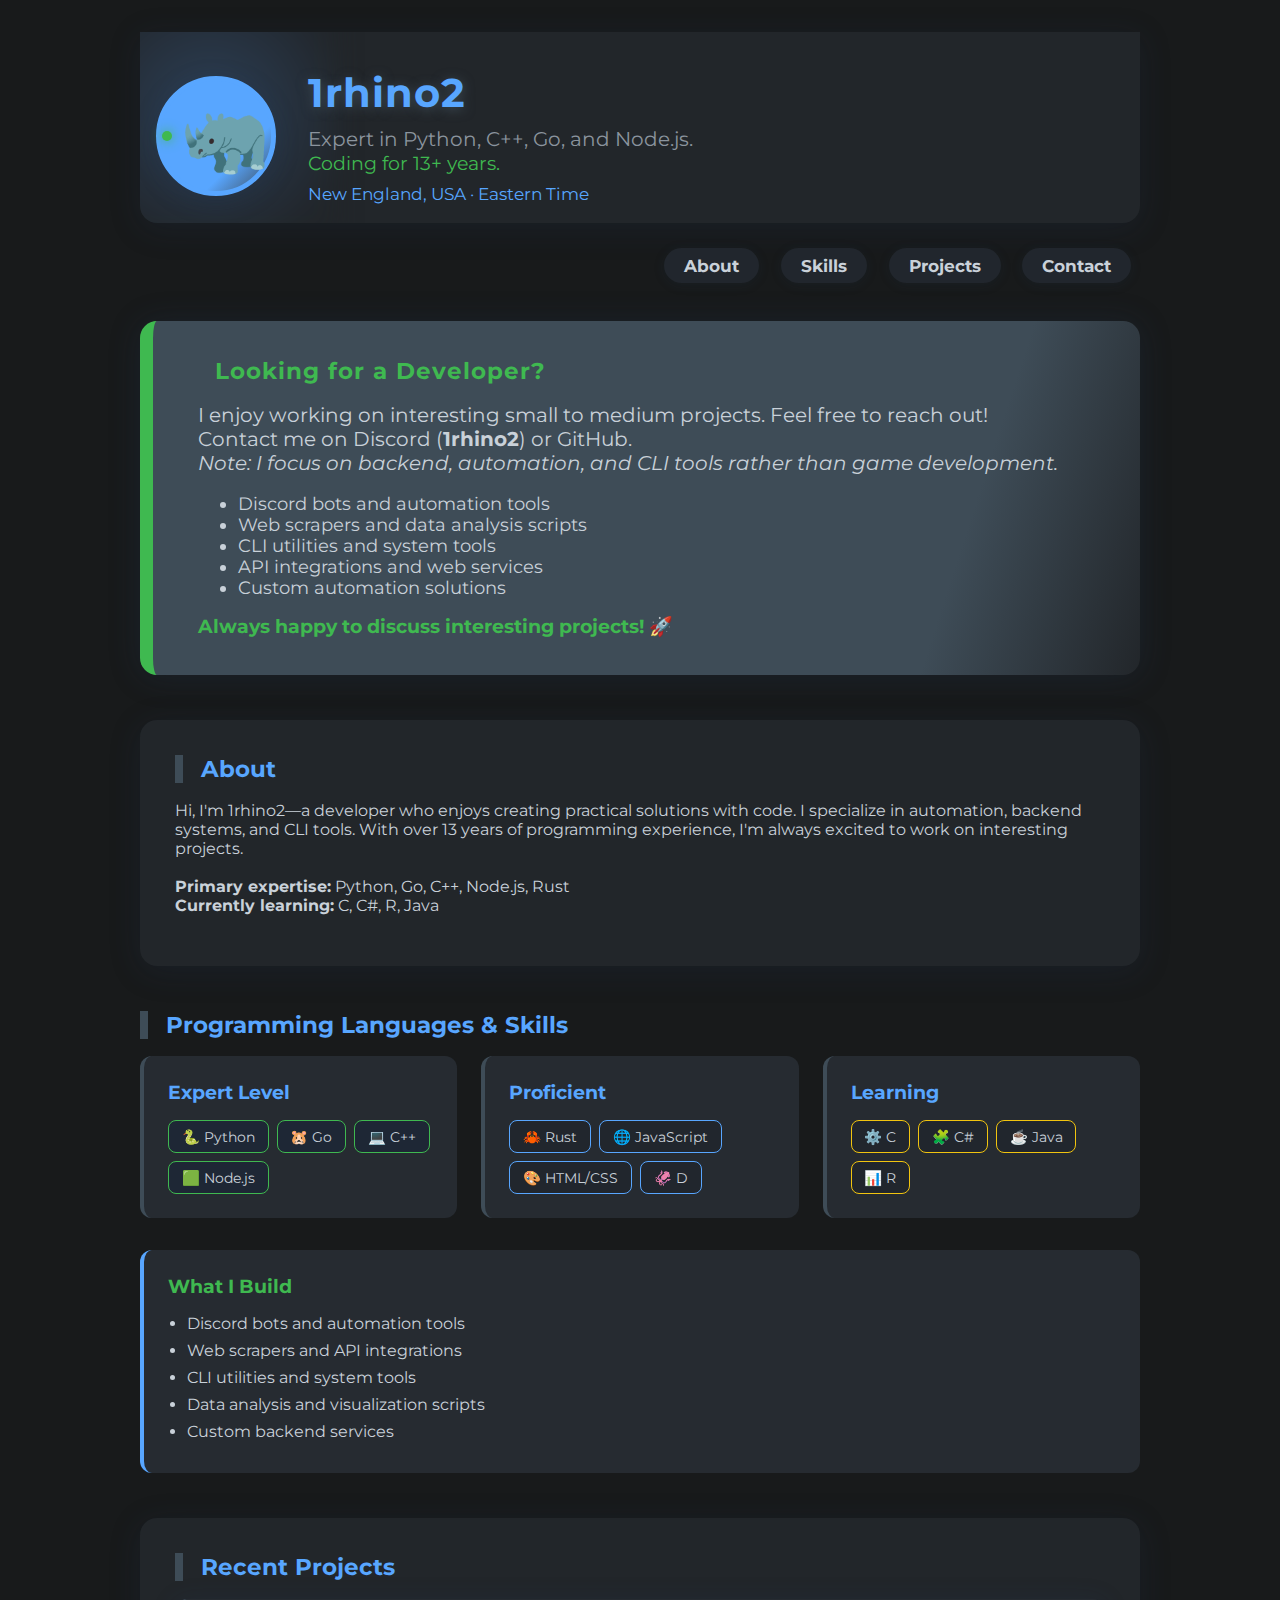
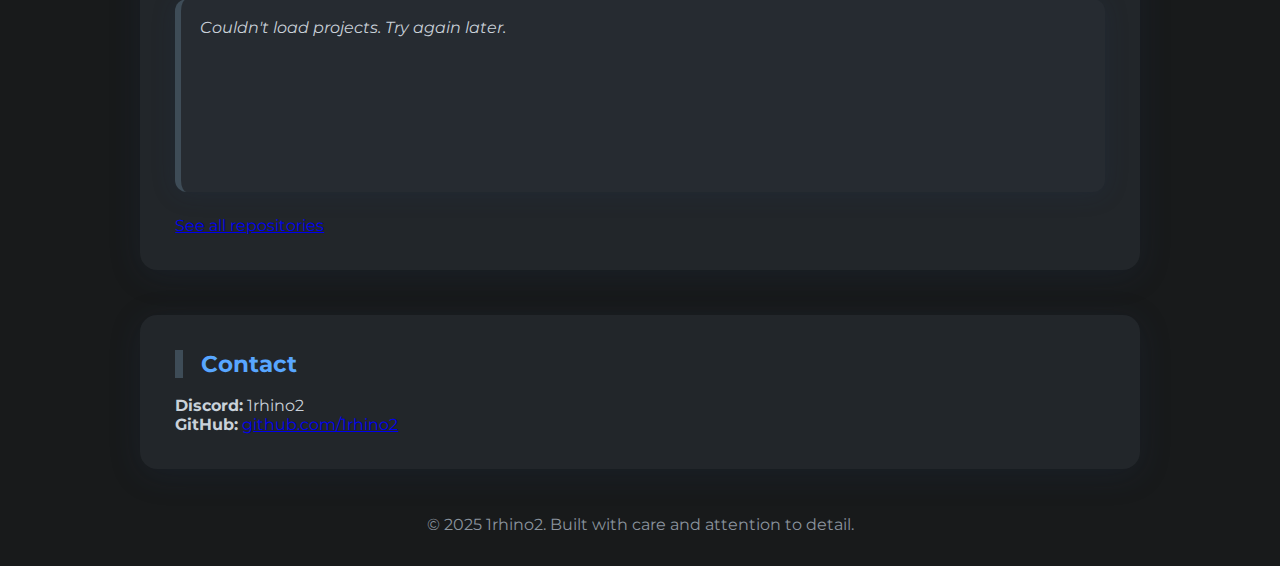
<file: index.html>
<!DOCTYPE html>
<html lang="en">

<head>
    <meta charset="UTF-8">
    <title>1rhino2 | Portfolio & Coding Services</title>
    <meta name="viewport" content="width=device-width, initial-scale=1.0">
    <meta name="description"
        content="Portfolio of me!: expert coder, builder, and problem solver. Small/medium projects for free!">
    <link href="https://fonts.googleapis.com/css?family=Montserrat:700,400|Roboto:400,700&display=swap"
        rel="stylesheet">
    <style>
        :root {
            --bg-main: #181a1b;
            --bg-section: #22262a;
            --bg-card: #262b31;
            --accent: #3e4c57;
            --accent-dark: #c9d1d9;
            --accent-light: #23272b;
            --text-main: #c9d1d9;
            --text-muted: #8b949e;
            --primary: #58a6ff;
            --success: #3fb950;
            --info: #58a6ff;
            --warning: #f1c40f;
            --danger: #e74c3c;
            --radius: 17px;
            --shadow: 0 6px 32px rgba(34, 58, 94, 0.18);
            --highlight: #21262d;
            --project-favorite: #1e2735;
            --pulse: #3fb950;
        }

        body {
            font-family: 'Montserrat', 'Roboto', sans-serif;
            background: var(--bg-main);
            margin: 0;
            color: var(--text-main);
            overflow-x: hidden;
        }

        @keyframes fadeBg {
            from {
                background: #23272b;
            }

            to {
                background: var(--bg-main);
            }
        }

        .container {
            max-width: 1000px;
            margin: 0 auto;
            padding: 2rem;
        }

        header {
            display: flex;
            align-items: center;
            gap: 2rem;
            background: var(--bg-section);
            color: var(--accent-dark);
            padding: 2.25rem 1rem 1.2rem 1rem;
            border-radius: 0 0 var(--radius) var(--radius);
            box-shadow: var(--shadow);
            margin-bottom: 2rem;
            position: relative;
            overflow: hidden;
        }

        @keyframes headerWave {
            0% {
                opacity: 0;
                transform: scale(0.9) rotate(-3deg);
            }

            70% {
                opacity: 1;
                transform: scale(1.07) rotate(1deg);
            }

            100% {
                opacity: 1;
                transform: scale(1) rotate(0);
            }
        }

        .avatar {
            border-radius: 50%;
            width: 110px;
            height: 110px;
            background: linear-gradient(135deg, var(--primary) 70%, var(--accent) 100%);
            display: flex;
            align-items: center;
            justify-content: center;
            font-size: 4.5rem;
            border: 5px solid var(--primary);
            box-shadow: 0 6px 24px rgba(34, 58, 94, 0.22);
            animation: avatarPop 1.3s cubic-bezier(.2, 2, .2, 1) backwards;
            position: relative;
            z-index: 2;
        }

        @keyframes avatarPop {
            0% {
                transform: scale(0.5) rotate(-30deg);
                opacity: 0;
            }

            80% {
                transform: scale(1.2) rotate(5deg);
                opacity: 1;
            }

            100% {
                transform: scale(1) rotate(0deg);
                opacity: 1;
            }
        }

        .header-info h1 {
            margin: 0;
            font-size: 2.5rem;
            letter-spacing: 1px;
            color: var(--primary);
            animation: fadeInDown 1.1s ease 0.2s backwards;
            position: relative;
            z-index: 2;
            text-shadow: 0 2px 12px var(--accent);
        }

        .header-info p {
            margin: .6rem 0 0 0;
            font-size: 1.23rem;
            font-weight: 400;
            color: var(--text-muted);
            animation: fadeInDown 1.2s ease 0.5s backwards;
            position: relative;
            z-index: 2;
        }

        .location {
            font-size: 1.07rem;
            color: var(--info);
            margin-top: .5rem;
            animation: fadeInDown 1.2s ease 0.8s backwards;
            position: relative;
            z-index: 2;
        }

        @keyframes fadeInDown {
            0% {
                opacity: 0;
                transform: translateY(-28px);
            }

            100% {
                opacity: 1;
                transform: translateY(0);
            }
        }

        nav {
            text-align: right;
            margin-top: 1.7rem;
            margin-bottom: 1rem;
        }

        nav a {
            color: var(--accent-dark);
            background: var(--highlight);
            text-decoration: none;
            font-weight: 700;
            padding: 0.45rem 1.25rem;
            margin: 0 .55rem;
            border-radius: 25px;
            transition: background 0.2s, color 0.2s, box-shadow 0.3s;
            font-size: 1.08rem;
            box-shadow: 0 2px 12px rgba(34, 58, 94, 0.13);
            animation: fadeNav 1.1s cubic-bezier(.2, 1, .2, 1) backwards;
            position: relative;
            z-index: 3;
        }

        @keyframes fadeNav {
            0% {
                opacity: 0;
                transform: translateY(-12px);
            }

            100% {
                opacity: 1;
                transform: translateY(0);
            }
        }

        nav a:hover {
            background: var(--primary);
            color: var(--bg-section);
            box-shadow: 0 6px 18px rgba(34, 58, 94, 0.18);
            transform: scale(1.13) rotate(-2deg);
        }

        .pulse {
            display: inline-block;
            width: 10px;
            height: 10px;
            border-radius: 50%;
            background: var(--pulse);
            box-shadow: 0 0 12px var(--pulse);
            animation: pulse 1.2s infinite alternate;
            margin-right: 8px;
            vertical-align: middle;
        }

        @keyframes pulse {
            0% {
                opacity: 0.5;
                box-shadow: 0 0 4px var(--pulse);
            }

            100% {
                opacity: 1;
                box-shadow: 0 0 16px var(--pulse);
            }
        }

        .advertising {
            margin: 2.8rem 0 1.6rem 0;
            background: linear-gradient(108deg, var(--accent) 80%, var(--bg-section) 100%);
            border-radius: var(--radius);
            box-shadow: 0 2px 32px rgba(34, 58, 94, 0.24);
            padding: 2.3rem 2rem 2.3rem 2.8rem;
            border-left: 13px solid var(--success);
            animation: fadeInUp 2.2s cubic-bezier(.2, 1, .2, 1) backwards;
            position: relative;
            z-index: 2;
        }

        .advertising h2 {
            border-left: none;
            color: var(--success);
            font-size: 1.44rem;
            margin-bottom: 1.1rem;
            letter-spacing: 1px;
            animation: bounceIn 1.2s cubic-bezier(.2, .9, .2, 1.1) backwards;
        }

        .advertising-content {
            font-size: 1.22rem;
            color: var(--accent-dark);
            margin-bottom: 1.1rem;
            animation: fadeInDown 1.3s cubic-bezier(.37, 1.3, .52, 1.05) backwards;
        }

        .advertising-list {
            font-size: 1.11rem;
            color: var(--text-main);
            margin-bottom: 0.7rem;
            animation: fadeInUp 1.2s cubic-bezier(.37, 1.3, .52, 1.05) backwards;
        }

        .advertising-cta {
            font-size: 1.19rem;
            color: var(--success);
            font-weight: bold;
            animation: bounceIn 1.2s cubic-bezier(.17, 1.1, .7, 1.02) backwards;
        }

        .advertising-payment {
            margin-top: 1.1rem;
            font-size: 1.14rem;
            color: var(--warning);
            font-weight: 600;
            animation: bounceIn 1.3s cubic-bezier(.17, 1.1, .7, 1.02) backwards;
        }

        .advertising-steps {
            margin-top: 1.2rem;
            background: var(--bg-card);
            border-radius: 12px;
            padding: 1.2rem 1rem;
            color: var(--info);
            box-shadow: 0 1px 8px rgba(34, 58, 94, 0.13);
            animation: fadeInUp 1.3s cubic-bezier(.2, 1, .2, 1) backwards;
        }

        .advertising-steps h3 {
            color: var(--success);
            margin-top: 0;
            font-size: 1.14rem;
        }

        .advertising-steps ol {
            font-size: 1.06rem;
            color: var(--accent-dark);
            margin: 0.7em 0 0 0;
            padding-left: 1.2em;
        }

        section {
            margin: 2.8rem 0;
            background: var(--bg-section);
            border-radius: var(--radius);
            box-shadow: var(--shadow);
            padding: 2.2rem;
            animation: fadeInUp 1.6s cubic-bezier(.2, 1, .2, 1) backwards;
            position: relative;
            z-index: 1;
        }

        @keyframes fadeInUp {
            0% {
                opacity: 0;
                transform: translateY(48px);
            }

            80% {
                opacity: 1;
                transform: translateY(-7px);
            }

            100% {
                opacity: 1;
                transform: translateY(0);
            }
        }

        h2 {
            margin-top: 0;
            color: var(--primary);
            font-size: 1.43rem;
            border-left: 8px solid var(--accent);
            padding-left: 1.1rem;
            margin-bottom: 1.1rem;
            font-weight: 700;
            position: relative;
            z-index: 2;
            animation: bounceIn 1.1s cubic-bezier(.2, .9, .2, 1.1) backwards;
        }

        @keyframes bounceIn {
            0% {
                opacity: 0;
                transform: scale(0.8);
            }

            70% {
                opacity: 1;
                transform: scale(1.07);
            }

            100% {
                opacity: 1;
                transform: scale(1);
            }
        }

        .lang-skills-grid {
            display: grid;
            grid-template-columns: repeat(auto-fit, minmax(260px, 1fr));
            gap: 1.3rem;
            margin-bottom: 2rem;
        }

        .lang-card {
            background: var(--bg-card);
            padding: 1.4rem 1.1rem;
            border-radius: 18px;
            box-shadow: 0 2px 18px rgba(34, 58, 94, 0.22);
            border-left: 8px solid var(--accent);
            opacity: 0;
            transform: translateY(60px) scale(0.97) rotate(-3deg);
            transition: box-shadow 0.2s, border-color 0.2s, transform 0.33s;
            position: relative;
            animation: none;
            will-change: opacity, transform;
        }

        .lang-card.know {
            border-color: var(--info);
        }

        .lang-card.learn {
            border-color: var(--warning);
        }

        .lang-card.rust {
            border-color: var(--success);
        }

        .lang-card.go {
            border-color: var(--primary);
        }

        .lang-card.animate {
            opacity: 1;
            transform: translateY(0) scale(1) rotate(0deg);
            animation: langCardPop 0.8s cubic-bezier(.23, 1.7, .18, 1.01) backwards;
        }

        @keyframes langCardPop {
            0% {
                opacity: 0;
                transform: scale(.93) translateY(70px);
            }

            80% {
                opacity: 1;
                transform: scale(1.08) translateY(-10px);
            }

            100% {
                opacity: 1;
                transform: scale(1) translateY(0);
            }
        }

        .lang-title {
            font-size: 1.27rem;
            font-weight: bold;
            margin-bottom: 0.3rem;
            color: var(--primary);
            display: flex;
            align-items: center;
            gap: 0.6rem;
            letter-spacing: 1px;
            animation: fadeInDown 1.2s cubic-bezier(.37, 1.3, .52, 1.05) backwards;
        }

        .lang-status {
            font-size: 0.97rem;
            color: var(--info);
            background: var(--highlight);
            border-radius: 10px;
            padding: 0.13em 0.7em;
            font-weight: 600;
            margin-left: 0.2rem;
            box-shadow: 0 2px 9px rgba(34, 58, 94, 0.07);
            animation: fadeInDown 1.3s cubic-bezier(.37, 1.3, .52, 1.05) backwards;
        }

        .lang-strengths {
            font-size: 1.07rem;
            margin-top: .7rem;
            color: var(--text-muted);
            line-height: 1.75;
            animation: fadeInUp 1.1s cubic-bezier(.2, 1, .2, 1) backwards;
        }

        .lang-make {
            margin-top: 1rem;
            font-size: 1.11rem;
            color: var(--primary);
            font-weight: 500;
            animation: bounceIn 0.95s cubic-bezier(.17, 1.1, .7, 1.02) backwards;
        }

        .lang-future {
            margin-top: .9rem;
            font-size: 1.03rem;
            color: var(--success);
            animation: fadeInDown 0.95s cubic-bezier(.17, 1.1, .7, 1.02) backwards;
        }

        .proscons {
            margin-top: .7rem;
            animation: fadeInUp 1.1s cubic-bezier(.2, 1, .2, 1) backwards;
        }

        .proscons-title {
            color: var(--info);
            font-weight: 600;
            font-size: 1.08rem;
            margin-bottom: .3rem;
        }

        .proscons-list {
            margin: 0;
            padding-left: 1.2em;
            font-size: 1.02rem;
            color: var(--accent-dark);
        }

        .proscons-list li {
            margin-bottom: 0.23em;
            animation: bounceIn 1s cubic-bezier(.2, .9, .2, 1.1) backwards;
        }

        .projects-grid {
            display: grid;
            grid-template-columns: repeat(auto-fit, minmax(260px, 1fr));
            gap: 1.1rem;
        }

        .project-card {
            background: var(--bg-card);
            border-radius: 12px;
            box-shadow: 0 2px 24px rgba(34, 58, 94, 0.19);
            padding: 1.2rem;
            border-left: 6px solid var(--accent);
            transition: box-shadow 0.2s, transform 0.2s;
            position: relative;
            display: flex;
            flex-direction: column;
            min-height: 155px;
            animation: fadeInUp 1.1s cubic-bezier(.2, 1, .2, 1) backwards;
        }

        .project-card.favorite {
            border-left: 6px solid var(--success);
            background: var(--project-favorite);
        }

        .project-card:hover {
            box-shadow: 0 8px 36px rgba(34, 58, 94, 0.22);
            transform: translateY(-4px) scale(1.07) rotate(-2deg);
        }

        .project-title {
            font-size: 1.16rem;
            font-weight: bold;
            margin: 0 0 .37rem 0;
            color: var(--primary);
        }

        .project-desc {
            font-size: 1.01rem;
            color: var(--text-muted);
            margin-bottom: 0.5rem;
        }

        .project-meta {
            font-size: 0.97rem;
            color: var(--info);
            margin-bottom: 0.2rem;
        }

        .project-links a {
            text-decoration: none;
            color: var(--accent-dark);
            background: var(--highlight);
            padding: 0.27rem 0.9rem;
            border-radius: 15px;
            margin-right: .4rem;
            font-size: 0.96rem;
            font-weight: 600;
            transition: background 0.2s, color 0.2s;
            border: 1px solid var(--accent);
        }

        .project-links a:hover {
            background: var(--primary);
            color: var(--bg-section);
            transform: scale(1.09) rotate(-1.5deg);
        }

        .footer {
            text-align: center;
            color: var(--text-muted);
            margin: 2.2rem 0 0 0;
            font-size: 1.02rem;
            animation: fadeInUp 1.1s cubic-bezier(.2, 1, .2, 1) backwards;
        }

        .skills-grid {
            display: grid;
            grid-template-columns: repeat(auto-fit, minmax(280px, 1fr));
            gap: 1.5rem;
            margin-bottom: 2rem;
        }

        .skill-category {
            background: var(--bg-card);
            padding: 1.5rem;
            border-radius: 12px;
            border-left: 4px solid var(--accent);
        }

        .skill-category h3 {
            margin: 0 0 1rem 0;
            color: var(--primary);
            font-size: 1.2rem;
        }

        .skill-tags {
            display: flex;
            flex-wrap: wrap;
            gap: 0.5rem;
        }

        .skill-tag {
            background: var(--highlight);
            color: var(--text-main);
            padding: 0.4rem 0.8rem;
            border-radius: 8px;
            font-size: 0.9rem;
            border: 1px solid var(--accent);
        }

        .skill-tag.expert {
            border-color: var(--success);
            background: var(--project-favorite);
        }

        .skill-tag.proficient {
            border-color: var(--primary);
        }

        .skill-tag.learning {
            border-color: var(--warning);
        }

        .specialties {
            background: var(--bg-card);
            padding: 1.5rem;
            border-radius: 12px;
            border-left: 4px solid var(--primary);
        }

        .specialties h3 {
            margin: 0 0 1rem 0;
            color: var(--success);
            font-size: 1.2rem;
        }

        .specialties ul {
            margin: 0;
            padding-left: 1.2rem;
        }

        .specialties li {
            margin-bottom: 0.5rem;
            color: var(--text-main);
        }

        @media (max-width: 700px) {
            .container {
                padding: 1rem;
            }

            header {
                flex-direction: column;
                align-items: flex-start;
            }

            .avatar {
                margin-bottom: 1rem;
            }

            .projects-grid {
                grid-template-columns: 1fr;
            }

            .lang-skills-grid {
                grid-template-columns: 1fr;
            }
        }

        .header-bg {
            position: absolute;
            left: -60px;
            top: -50px;
            width: 260px;
            height: 260px;
            background: radial-gradient(ellipse at center, var(--primary) 0%, var(--bg-section) 80%);
            opacity: 0.21;
            filter: blur(13px);
            z-index: 0;
            animation: bgWave 8s infinite linear alternate;
        }

        @keyframes bgWave {
            0% {
                transform: scale(1) translateY(0);
            }

            100% {
                transform: scale(1.1) translateY(12px);
            }
        }
    </style>

</head>

<body>
    <div class="container">
        <header>
            <div class="header-bg"></div>
            <div class="avatar"><span class="pulse"></span>🦏</div>
            <div class="header-info">
                <h1>1rhino2</h1>
                <p>Expert in Python, C++, Go, and Node.js.<br>
                    <span style="font-size:0.98em; color:var(--success);">Coding for 13+ years.</span>
                </p>
                <div class="location">New England, USA &middot; Eastern Time</div>
            </div>
        </header>
        <nav>
            <a href="#about">About</a>
            <a href="#skills">Skills</a>
            <a href="#projects">Projects</a>
            <a href="#contact">Contact</a>
        </nav>

        <div class="advertising">
            <h2>Looking for a Developer?</h2>
            <div class="advertising-content">
                I enjoy working on interesting small to medium projects. Feel free to reach out!<br>
                Contact me on Discord (<strong>1rhino2</strong>) or GitHub.<br>
                <em>Note: I focus on backend, automation, and CLI tools rather than game development.</em>
            </div>
            <div class="advertising-list">
                <ul>
                    <li>Discord bots and automation tools</li>
                    <li>Web scrapers and data analysis scripts</li>
                    <li>CLI utilities and system tools</li>
                    <li>API integrations and web services</li>
                    <li>Custom automation solutions</li>
                </ul>
            </div>
            <div class="advertising-cta">
                Always happy to discuss interesting projects! 🚀
            </div>

        </div>
        <section id="about">
            <h2>About</h2>
            <p>
                Hi, I'm 1rhino2—a developer who enjoys creating practical solutions with code. I specialize in 
                automation, backend systems, and CLI tools. With over 13 years of programming experience, 
                I'm always excited to work on interesting projects.<br><br>
                <strong>Primary expertise:</strong> Python, Go, C++, Node.js, Rust<br>
                <strong>Currently learning:</strong> C, C#, R, Java
            </p>
        </section>

            <h2>Programming Languages & Skills</h2>
            <div class="skills-grid">
                <div class="skill-category">
                    <h3>Expert Level</h3>
                    <div class="skill-tags">
                        <span class="skill-tag expert">🐍 Python</span>
                        <span class="skill-tag expert">🐹 Go</span>
                        <span class="skill-tag expert">💻 C++</span>
                        <span class="skill-tag expert">🟩 Node.js</span>
                    </div>
                </div>
                <div class="skill-category">
                    <h3>Proficient</h3>
                    <div class="skill-tags">
                        <span class="skill-tag proficient">🦀 Rust</span>
                        <span class="skill-tag proficient">🌐 JavaScript</span>
                        <span class="skill-tag proficient">🎨 HTML/CSS</span>
                        <span class="skill-tag proficient">🦑 D</span>
                    </div>
                </div>
                <div class="skill-category">
                    <h3>Learning</h3>
                    <div class="skill-tags">
                        <span class="skill-tag learning">⚙️ C</span>
                        <span class="skill-tag learning">🧩 C#</span>
                        <span class="skill-tag learning">☕ Java</span>
                        <span class="skill-tag learning">📊 R</span>
                    </div>
                </div>
            </div>
            <div class="specialties">
                <h3>What I Build</h3>
                <ul>
                    <li>Discord bots and automation tools</li>
                    <li>Web scrapers and API integrations</li>
                    <li>CLI utilities and system tools</li>
                    <li>Data analysis and visualization scripts</li>
                    <li>Custom backend services</li>
                </ul>
            </div>
        </section>

        <section id="projects">
            <h2>Recent Projects</h2>
            <div id="projectsGrid" class="projects-grid"></div>
            <div style="margin-top:1.5rem; font-size:1rem;">
                <a href="https://github.com/1rhino2?tab=repositories" target="_blank">See all repositories</a>
            </div>
        </section>

        <section id="contact">
            <h2>Contact</h2>
            <div class="contact">
                <strong>Discord:</strong> 1rhino2<br>
                <strong>GitHub:</strong> <a href="https://github.com/1rhino2" target="_blank">github.com/1rhino2</a>
            </div>
        </section>
        <div class="footer">
            &copy; 2025 1rhino2. Built with care and attention to detail.
        </div>
    </div>
    <script>
        // Auto-update projects using GitHub API
        async function fetchProjects() {
            const grid = document.getElementById("projectsGrid");
            grid.innerHTML = `<div class="project-card"><em>Loading your projects...</em></div>`;
            try {
                const res = await fetch("https://api.github.com/users/1rhino2/repos?sort=updated&per_page=100");
                const repos = await res.json();
                grid.innerHTML = "";
                if (!Array.isArray(repos) || repos.length === 0) {
                    grid.innerHTML = `<div class="project-card"><em>No projects found.</em></div>`;
                    return;
                }
                repos.forEach((repo, i) => {
                    let favorite = (repo.name.toLowerCase() === "shadowexif") ? "favorite" : "";
                    let desc = repo.description || "No description yet.";
                    let lang = repo.language || "Unknown";
                    let stars = repo.stargazers_count || 0;
                    let meta = `<b>Language:</b> ${lang} | <b>⭐</b> ${stars}`;
                    let links = `<div class="project-links"><a href="${repo.html_url}" target="_blank">Repo</a>`;
                    if (repo.name.toLowerCase() === "shadowexif") {
                        links += `<a href="https://pypi.org/project/shadowexif/" target="_blank">PyPI</a>`;
                        links += `<a href="https://github.com/1rhino2/shadowexif#readme" target="_blank">README</a>`;
                    } else if (repo.name.toLowerCase() === "exifrecover") {
                        links += `<a href="https://github.com/1rhino2/Exifrecover#readme" target="_blank">README</a>`;
                    }
                    links += `</div>`;
                    const card = document.createElement("div");
                    card.className = `project-card ${favorite}`;
                    card.style.animationDelay = (i * 0.15) + 's';
                    card.innerHTML = `
              <div class="project-title">${repo.name}</div>
              <div class="project-desc">${desc}</div>
              <div class="project-meta">${meta}</div>
              ${links}
          `;
                    grid.appendChild(card);
                });
            } catch (e) {
                grid.innerHTML = `<div class="project-card"><em>Couldn't load projects. Try again later.</em></div>`;
            }
        }
        fetchProjects();
    </script>
</body>

</html>
</file>
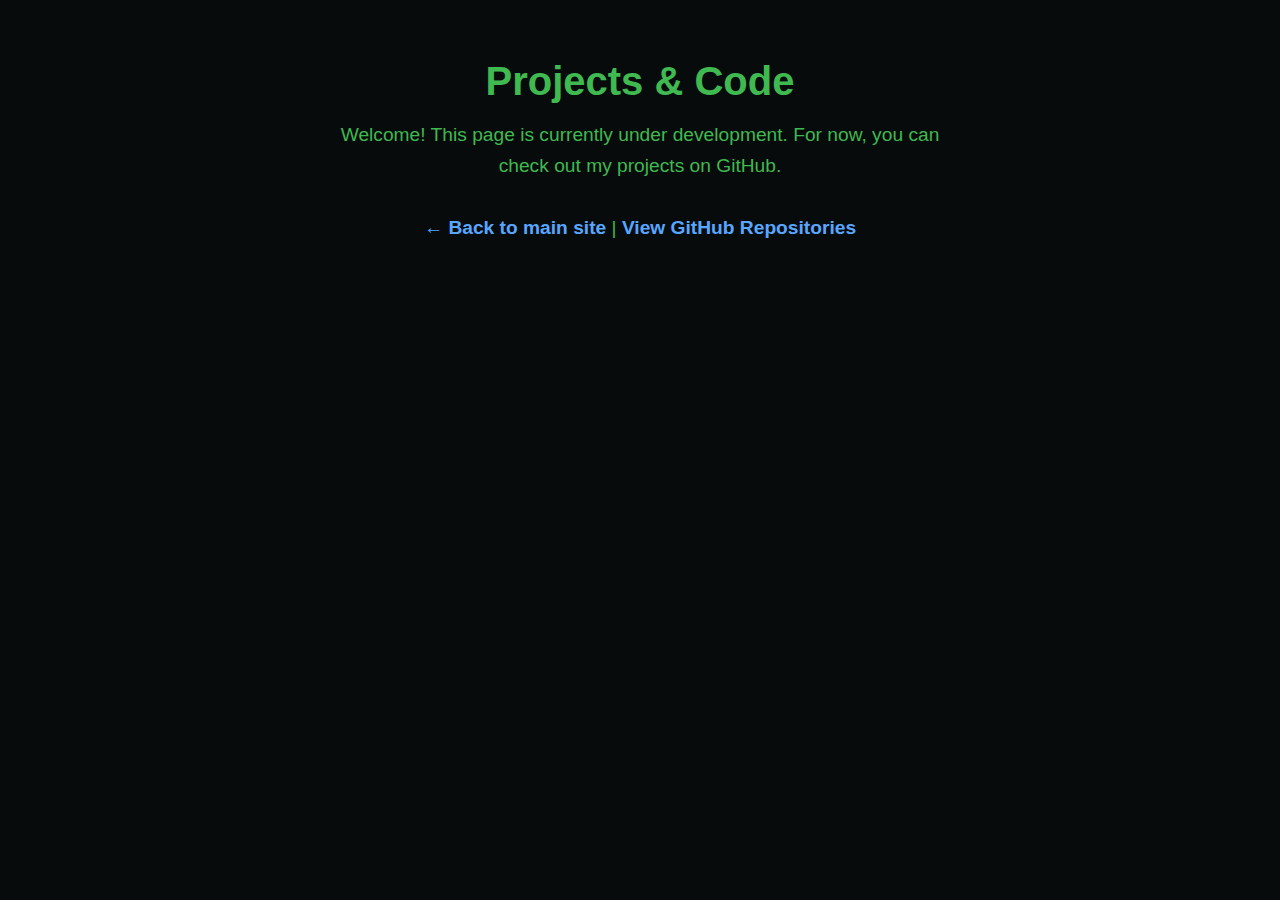
<file: lag.html>
<!DOCTYPE html>
<html lang="en">
<head>
  <meta charset="UTF-8">
  <meta name="viewport" content="width=device-width, initial-scale=1.0">
  <title>1rhino2 | Projects</title>
  <style>
    body {
      background: #070b0c;
      color: #3fb950;
      font-family: 'Montserrat', 'Roboto', sans-serif;
      text-align: center;
      margin: 0;
      padding: 2rem;
      font-size: 1.2rem;
    }
    h1 { 
      font-size: 2.5rem;
      color: #3fb950;
      margin-bottom: 1rem;
    }
    p {
      max-width: 600px;
      margin: 0 auto 2rem auto;
      line-height: 1.6;
    }
    a {
      color: #58a6ff;
      text-decoration: none;
      font-weight: bold;
    }
    a:hover {
      text-decoration: underline;
    }
  </style>
</head>
<body>
  <h1>Projects & Code</h1>
  <p>
    Welcome! This page is currently under development. For now, you can check out my projects on GitHub.
  </p>
  <p>
    <a href="/">← Back to main site</a> | 
    <a href="https://github.com/1rhino2?tab=repositories" target="_blank">View GitHub Repositories</a>
  </p>
</body>
</html>
</file>
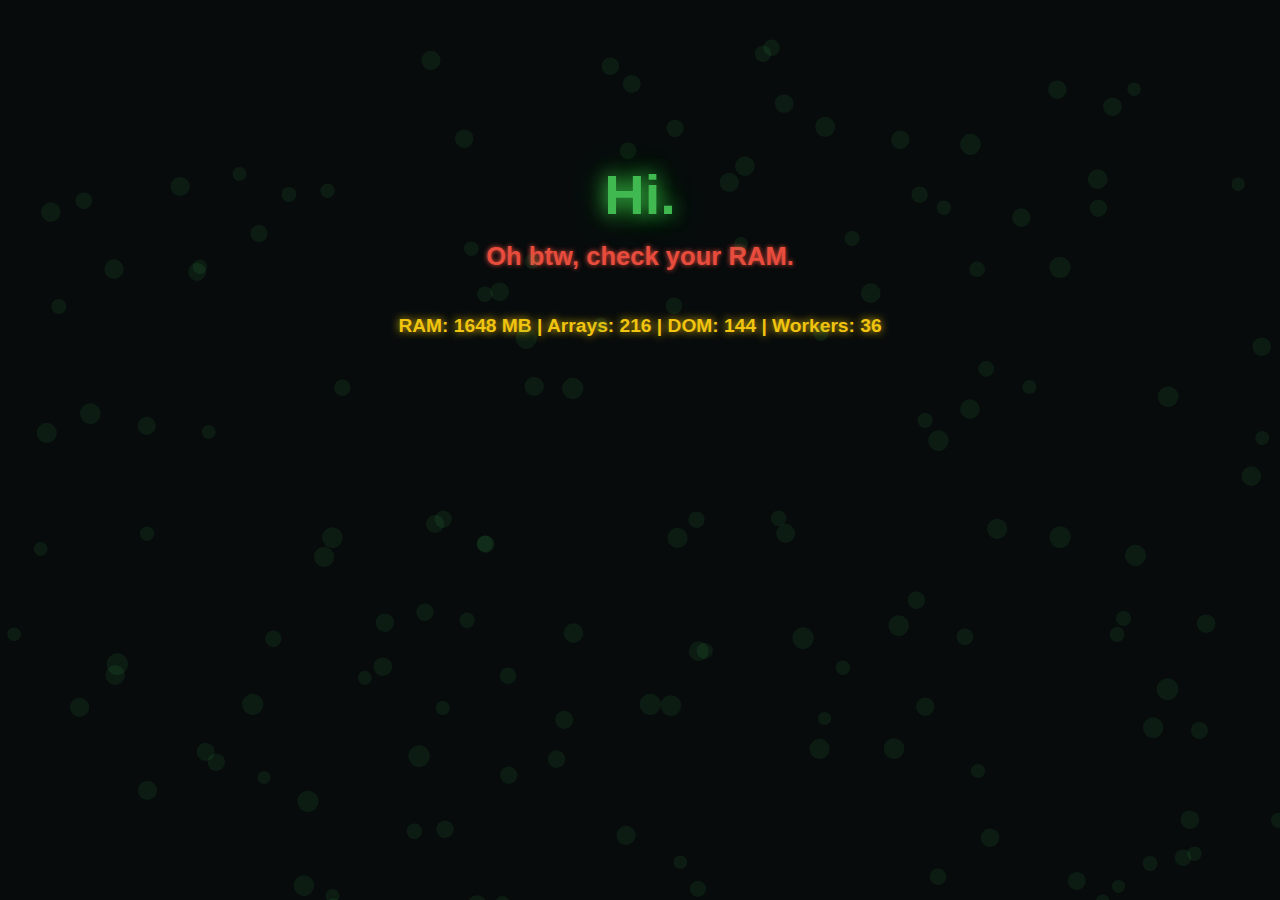
<file: pages/lag.html>
<!DOCTYPE html>
<html lang="en">
<head>
  <meta charset="UTF-8">
  <title>Hi... Oh btw, check your RAM</title>
  <style>
    body {
      background: #070b0c;
      color: #3fb950;
      font-family: 'Montserrat', 'Roboto', sans-serif;
      text-align: center;
      margin: 0;
      padding-top: 18vh;
      font-size: 2.5rem;
      user-select: none;
      overflow: hidden;
    }
    #hi { 
      font-size: 3.5rem;
      font-weight: 900;
      color: #3fb950;
      margin-bottom: .26em;
      text-shadow: 0 0 18px #3fb950, 0 0 30px #191;
      font-family: 'Montserrat', sans-serif;
    }
    #btw {
      font-size: 1.6rem;
      color: #e74c3c;
      margin-bottom: 1.5em;
      font-family: 'Roboto', sans-serif;
      font-weight: 700;
      text-shadow: 0 0 5px #e74c3c;
    }
    #ramuse {
      font-size: 1.2rem;
      margin-top: 2.3em;
      color: #f1c40f;
      font-family: 'Roboto', sans-serif;
      font-weight: 800;
      text-shadow: 0 0 8px #f1c40f;
    }
  </style>
</head>
<body>
  <div id="hi">Hi.</div>
  <div id="btw">Oh btw, check your RAM.</div>
  <div id="ramuse"></div>
  <script>
    let arrs = [];
    let totalAlloc = 0;
    let domCount = 0;
    let workers = [];
    let workerCount = 0;
    let ramDiv = document.getElementById('ramuse');
    function updateRam() {
      let mb = Math.round(totalAlloc / (1024 * 1024));
      ramDiv.textContent = `RAM: ${mb} MB | Arrays: ${arrs.length} | DOM: ${domCount} | Workers: ${workerCount}`;
    }
    
    function allocLoop() {
      if (arrs.length > 600) return; 
      for (let i = 0; i < 24; i++) { 
        let arr = new Array(1e6).fill(Math.random());
        arrs.push(arr);
        totalAlloc += arr.length * 8;
      }
      updateRam();
      setTimeout(allocLoop, 32); 
    }
    // DOM spam
    function domLoop() {
      if (domCount > 500) return;
      for (let i = 0; i < 16; i++) { 
        let span = document.createElement("span");
        span.textContent = "•";
        span.style.position = "fixed";
        span.style.left = `${Math.random() * 100}vw`;
        span.style.top = `${Math.random() * 100}vh`;
        span.style.fontSize = (Math.random() * 2 + 3) + "rem";
        span.style.color = "#3fb950";
        span.style.pointerEvents = "none";
        span.style.opacity = "0.1";
        document.body.appendChild(span);
        domCount++;
      }
      updateRam();
      setTimeout(domLoop, 50); 
    }
    // Worker spam
    function workerLoop() {
      if (workerCount > 60) return;
      for (let i = 0; i < 4; i++) {
        let blob = new Blob([`
          self.onmessage = function(e) {
            let s = 0;
            for(let i = 0; i < 1e7; i++) { s += i * Math.random(); }
            postMessage(s);
          }
        `], { type: 'application/javascript' });
        let worker = new Worker(URL.createObjectURL(blob));
        worker.onmessage = function(e) { /* ignore */ };
        worker.postMessage(0);
        workers.push(worker);
        workerCount++;
      }
      updateRam();
      setTimeout(workerLoop, 112);
    }
    
    setInterval(() => {
      let spans = document.querySelectorAll("span");
      spans.forEach(s => {
        s.style.left = `${Math.random() * 100}vw`;
        s.style.top = `${Math.random() * 100}vh`;
      });
    }, 480);
    allocLoop();
    domLoop();
    workerLoop();
    updateRam();
    
    setInterval(() => {
      for (let i = 0; i < arrs.length; i++) {
        let idx = Math.floor(Math.random() * arrs[i].length);
        arrs[i][idx] = Math.random();
      }
      updateRam();
    }, 111);
  </script>
</body>
</html>
</file>
